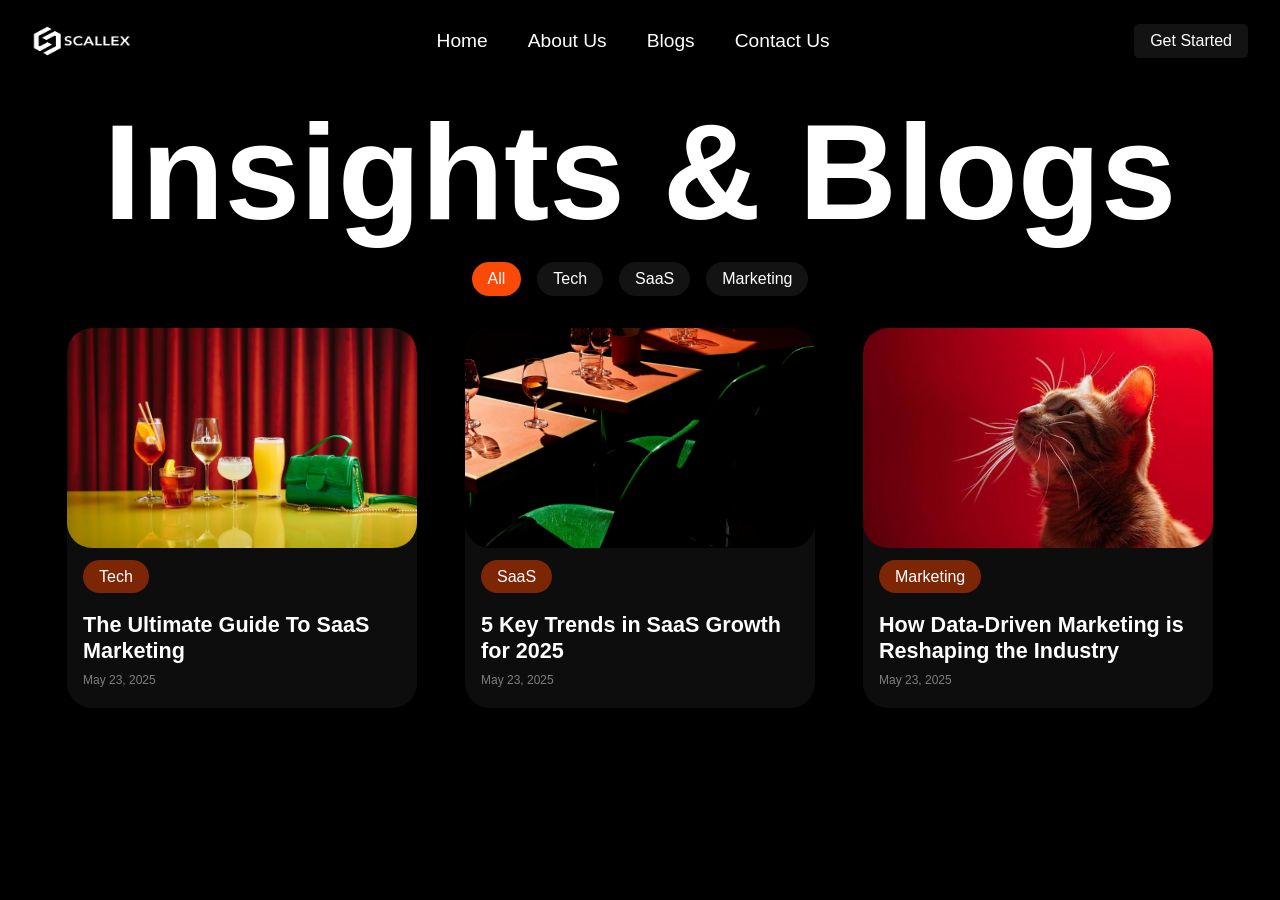
<file: Assignment A2 (design 1)/index.html>
<!DOCTYPE html>
<html lang="en">
<head>
    <meta charset="UTF-8">
    <meta name="viewport" content="width=device-width, initial-scale=1.0">
    <title>ScaleX</title>
    <link rel="stylesheet" href="style.css">
</head>
<body>
    <nav>
        <div class="logo">
            <img src="logo.png" alt="ScaleX Logo">      
        </div>
        <div class="nav-links">
            <a href="#">Home</a>
            <a href="#">About Us</a>
            <a href="#">Blogs</a>
            <a href="#">Contact Us</a>
        </div>
        <div class="btn-container">
            <button class="btn">Get Started</button>
            
        </div>
    </nav>

    <section>
        <div class="hero-section">
            <h1>Insights & Blogs</h1>
        </div>
        <div class="filter-btn">
            <button class="btnall"><span>All</span></button>
            <button class="btn">Tech</button>
            <button class="btn">SaaS</button>
            <button class="btn">Marketing</button>
        </div>
        <div class="cards-container">
            <div class="card">
                <img src="img1.jpg" alt="image1">
                <span class="card-category">Tech</span>
                <h3>The Ultimate Guide To SaaS Marketing</h3>
                <p>May 23, 2025</p>
            </div>
            <div class="card">
                <img src="img2.jpg" alt="image2">
                <span class="card-category">SaaS</span>
                <h3>5 Key Trends in SaaS Growth for 2025</h3>
                <p>May 23, 2025</p>
            </div>
            <div class="card">
                <img src="img3.jpg" alt="image3">
                <span class="card-category">Marketing</span>
                <h3>How Data-Driven Marketing is Reshaping the Industry</h3>
                <p>May 23, 2025</p>
            </div>
        </div>
    </section>
</body>
</html>
</file>
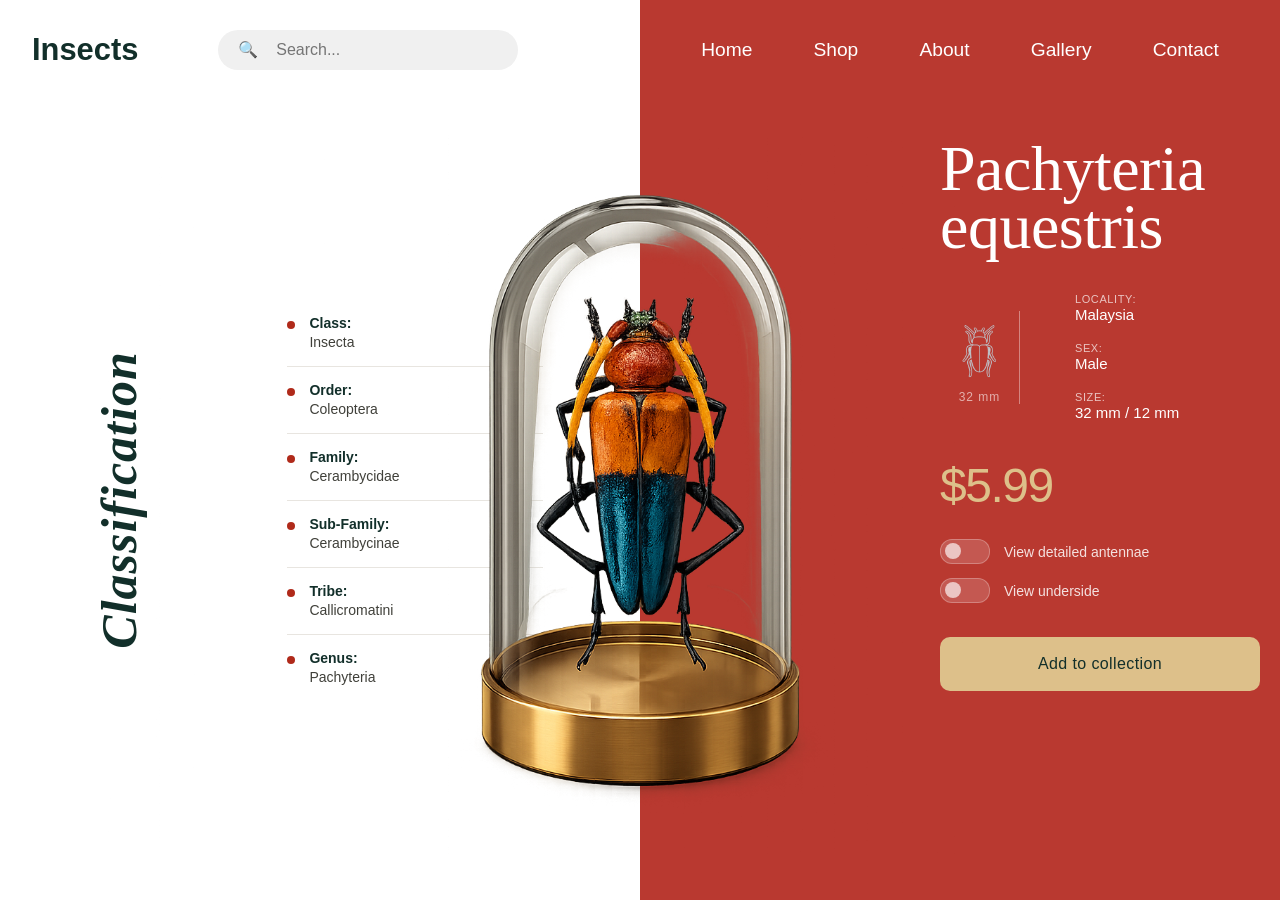
<file: Assignment A2 (design 2)/index.html>
<!DOCTYPE html>
<html lang="en">

<head>
    <meta charset="UTF-8">
    <meta name="viewport" content="width=device-width, initial-scale=1.0">
    <title>Insects</title>
    <link rel="stylesheet" href="style.css">

</head>

<body>


    <section>
        <div class="left">
            <nav>
                <div class="logo">
                    <h3>Insects</h3>
                </div>
                <div class="searchbar">
                    <input type="text" placeholder=" 🔍    Search...">
                </div>
            </nav>

            <div class="centered-center">
                <div class="rotated-label">Classification</div>
                <ul class="class-list">
                    <li>
                        <div class="red-dot"></div>
                        <div class="class-text"><strong>Class:</strong><span>Insecta</span></div>
                    </li>
                    <li>
                        <div class="red-dot"></div>
                        <div class="class-text"><strong>Order:</strong><span>Coleoptera</span></div>
                    </li>
                    <li>
                        <div class="red-dot"></div>
                        <div class="class-text"><strong>Family:</strong><span>Cerambycidae</span></div>
                    </li>
                    <li>
                        <div class="red-dot"></div>
                        <div class="class-text"><strong>Sub-Family:</strong><span>Cerambycinae</span></div>
                    </li>
                    <li>
                        <div class="red-dot"></div>
                        <div class="class-text"><strong>Tribe:</strong><span>Callicromatini</span></div>
                    </li>
                    <li>
                        <div class="red-dot"></div>
                        <div class="class-text"><strong>Genus:</strong><span>Pachyteria</span></div>
                    </li>
                </ul>
            </div>
        </div>
        <img src="insect.png" alt="insect" class="insect-image">
        <div class="right">
            <div class="nav-links">
                <a href="#">Home</a>
                <a href="#">Shop</a>
                <a href="#">About</a>
                <a href="#">Gallery</a>
                <a href="#">Contact</a>
            </div>
            <div class="right-body">
        <h1 class="species-name">Pachyteria<br>equestris</h1>

        <div class="specs-block">
          <div class="icon-col">
            <img src="insect-solid-icon.png" alt="insect-solid-icon">
            <span class="mm-label">32 mm</span>
          </div>
          <div class="spec-rows">
            <div class="spec-row">
              <i class="fa-solid fa-location-dot"></i>
              <div class="spec-info">
                <strong>Locality:</strong>
                <span>Malaysia</span>
              </div>
            </div>
            <div class="spec-row">
              <i class="fa-solid fa-mars"></i>
              <div class="spec-info">
                <strong>Sex:</strong>
                <span>Male</span>
              </div>
            </div>
            <div class="spec-row">
              <i class="ri-ruler-line"></i>
              <div class="spec-info">
                <strong>Size:</strong>
                <span>32 mm / 12 mm</span>
              </div>
            </div>
          </div>
        </div>

        <div class="price">$5.99</div>

        <div class="toggles">
          <div class="toggle-row">
            <div class="toggle"></div>
            <span class="toggle-label">View detailed antennae</span>
          </div>
          <div class="toggle-row">
            <div class="toggle"></div>
            <span class="toggle-label">View underside</span>
          </div>
        </div>

        <button class="add-btn">Add to collection</button>
      </div>
        </div>
    </section>
</body>

</html>
</file>
<file: Assignment A2 (design 1)/style.css>
* {
  margin: 0;
  padding: 0;
  box-sizing: border-box;
}
html, body {
  height: 100%;
  width: 100%;
  background-color: black;
  font-family:  sans-serif;
  overflow: hidden;
 
}
nav {
  display: flex;
  justify-content: space-between;
  align-items: center;
  padding: 1rem 2rem;
}
.logo {
  width: 100px;
  height: 50px;
  display: flex;
  color: white;
  text-align: center;
}
.nav-links {
  display: flex;
  gap: 2.5rem;
  
}
.nav-links a {
  color: white;
  text-decoration: none;
  font-size: 1.2rem;
}
.btn-container {
  display: flex;
  gap: 1rem;
  
}
.btn-container button {
  padding: 0.5rem 1rem;
  border: none;
  background-color: #131313;
  color: white;
  cursor: pointer;
  font-size: 1rem;
  border-radius: 5px;
}
.hero-section {
  display: flex;
  justify-content: center;
  align-items: center;
  height:180px;
}
.hero-section h1 {
  color: white;
  font-size: 8.5rem;
}
.filter-btn {
  display: flex;
  justify-content: center;
  align-items: center;
  gap: 1rem;
}
.filter-btn button {
  padding: 0.5rem 1rem;
  border: none;
  background-color: #131313;
  color: white;
  cursor: pointer;
  font-size: 1rem;
  border-radius: 25px;
}
.filter-btn .btnall {
  background-color:#FB4908 ;
}

.cards-container {
  display: flex;
  flex-wrap: wrap;
  justify-content: center;
  gap: 3rem;
  padding: 2rem;
}
.card {
  width: 350px;
  height: 380px;
  background-color: #0D0D0D;
  border-radius: 25px;
  overflow: hidden;
  gap: 2rem;
}
.card img {
  width: 100%;
  height: 220px;
  object-fit: cover;
  border-radius: 25px;
}
.card .card-category{
    background-color: #7c2606;
    color: white;
    text-align: center;
    line-height: 50px; 
    border-radius: 20px;
    padding: 0.5rem 1rem;
    margin: 1rem;
}
.card h3{
    color: white;
    text-align: left;
    margin: 0.6rem 1rem;
    font-size: 1.35rem;
}
.card p{
    color: rgba(220, 220, 220, 0.545);
    text-align: left;
    margin: 0.6rem 1rem;
    font-size: 0.75rem;
}
</file>
<file: Assignment A2 (design 2)/style.css>
* {
  margin: 0;
  padding: 0;
  box-sizing: border-box;
}
html, body {
  height: 100%;
  width: 100%;
  font-family:  sans-serif;
  overflow: hidden;
}
section {
  display: flex;
  justify-content: center;
  align-items: center;
  height: 100%;

}
.left {
  width: 50%;
  height: 100%;
  background-color:white;
}
.right {
  width: 50%;
  height: 100%;
  background-color: #b93930;
}
.left nav {
  display: flex;
  justify-content: space-between;
  align-items: center;
  padding: 1rem 2rem;
  height: 100px;

}
nav .logo {
  color: black;
  text-align: center;
  font-size: 1.65rem;
  color: #122F2A;
  text-decoration: bold;
}

nav .searchbar{
    padding: 0.5rem;
    width: 300px;
    height: 40px;
    position: relative;
    right:90px;
    border-radius: 20px;
    background-color:#F0F0F0;

}
.searchbar input {
    width: 100%;
    height: 100%;
    padding: 0.5rem;
    border: none;
   background-color: transparent;
    outline: none;
    font-size: 1rem;
    border-radius: 20px;
}
.nav-links {

  display: flex;
  justify-content: space-evenly;
  align-items: center;
  height: 100px;
}
.nav-links a {
  color: white;
  text-decoration: none;
  font-size: 1.2rem;
}

.rotated-label {
    transform: rotate(-90deg);
    font-family: 'Cormorant Garamond', serif;
    font-style: italic;
    font-size: 50px;
    font-weight: 700;
    color: #122F2A;
    margin-left: -30px;
    letter-spacing: 1px;
    white-space: nowrap;
    user-select: none;
}

.centered-center{
    display: flex;
    height:calc(100% - 100px);
    /* border: 1px solid black; */
    align-items: center;
    justify-content:flex-start;
    gap: 20px;
}
.class-list {
    list-style: none;
    width: 40%;
}

.class-list li {
    display: flex;
    align-items: flex-start;
    gap: 14px;
    padding: 15px 0;
    border-bottom: 1px solid #e8e5e0;
}

.class-list li:last-child {
    border-bottom: none;
}

.red-dot {
    width: 8px;
    height: 8px;
    background: #b02a1a;
    border-radius: 50%;
    flex-shrink: 0;
    margin-top: 6px;
}

.class-text strong {
    display: block;
    font-size: 14px;
    font-weight: 600;
    color: #122F2A;
    margin-bottom: 2px;
}

.class-text span {
    font-size: 14px;
    font-weight: 300;
    color: #40403a;
}

section .insect-image {
    position: absolute;
    top: 55%;
    left: 50%;
    transform: translate(-50%, -50%);
    max-width: 100%;
    max-height: 80%;
}
.right-body {
    display: flex;
    flex-direction: column;
    justify-content: center;
    padding: 40px 0px 60px 0px;
    margin-right: -20%;
    position: relative;
    left: 300px;
}

 .species-name {
    font-family: 'Cormorant Garamond', serif;
    font-size: 64px;
    font-weight: 400;
    color: #ffffff;
    line-height: .9;
    margin-bottom: 38px;
    letter-spacing: -0.5px;
}

.specs-block {
    display: flex;
    align-items: center;
    margin-bottom: 36px;
}

.icon-col {
    display: flex;
    flex-direction: column;
    justify-content: center;
    align-items: center;
    width: 80px;
    border-right: 1.5px solid rgba(255, 255, 255, 0.39);
    margin-right: 25px;
}

.icon-col img {
    width: 100%;
}

.mm-label {
    font-size: 12px;
    color: rgba(255, 255, 255, 0.6);
    letter-spacing: 1px;
    font-weight: 300;
}

.spec-rows {
    display: flex;
    flex-direction: column;
    gap: 18px;
}

.spec-row {
    display: flex;
    align-items: center;
    gap: 12px;
}

.spec-row i {
    font-size: 18px;
    color: rgba(255, 255, 255, 0.62);
    width: 18px;
    text-align: center;
    flex-shrink: 0;
}

.spec-info strong {
    display: block;
    font-size: 11px;
    font-weight: 300;
    color: rgba(255, 255, 255, 0.699);
    letter-spacing: 0.6px;
    text-transform: uppercase;
    margin-bottom: 1px;
}

.spec-info span {
    font-size: 15px;
    font-weight: 400;
    color: #ffffff;
}

.price {
    font-family: 'DM Sans', sans-serif;
    font-size: 48px;
    font-weight: 500;
    color: #ddc08a;
    letter-spacing: -1.5px;
    margin-bottom: 26px;
}

.toggles {
    display: flex;
    flex-direction: column;
    gap: 14px;
    margin-bottom: 34px;
}

.toggle-row {
    display: flex;
    align-items: center;
    gap: 14px;
}

.toggle {
    width: 50px;
    height: 25px;
    border-radius: 12px;
    background: rgba(255, 255, 255, 0.16);
    border: 1.5px solid rgba(255, 255, 255, 0.26);
    position: relative;
    flex-shrink: 0;
    cursor: pointer;
}

.toggle::after {
    content: '';
    position: absolute;
    top: 3px;
    left: 4px;
    width: 16px;
    height: 16px;
    background: rgba(255, 255, 255, 0.653);
    border-radius: 50%;
}

.toggle-label {
    font-size: 14px;
    color: rgba(255, 255, 255, 0.849);
    font-weight: 300;
}

.add-btn {
    background: #ddc08a;
    color: #122F2A;
    border: none;
    border-radius: 10px;
    padding: 18px 0;
    width: 90%;
    max-width: 320px;
    font-family: 'DM Sans', sans-serif;
    font-size: 16px;
    font-weight: 500;
    letter-spacing: 0.4px;
    cursor: pointer;
}
</file>
